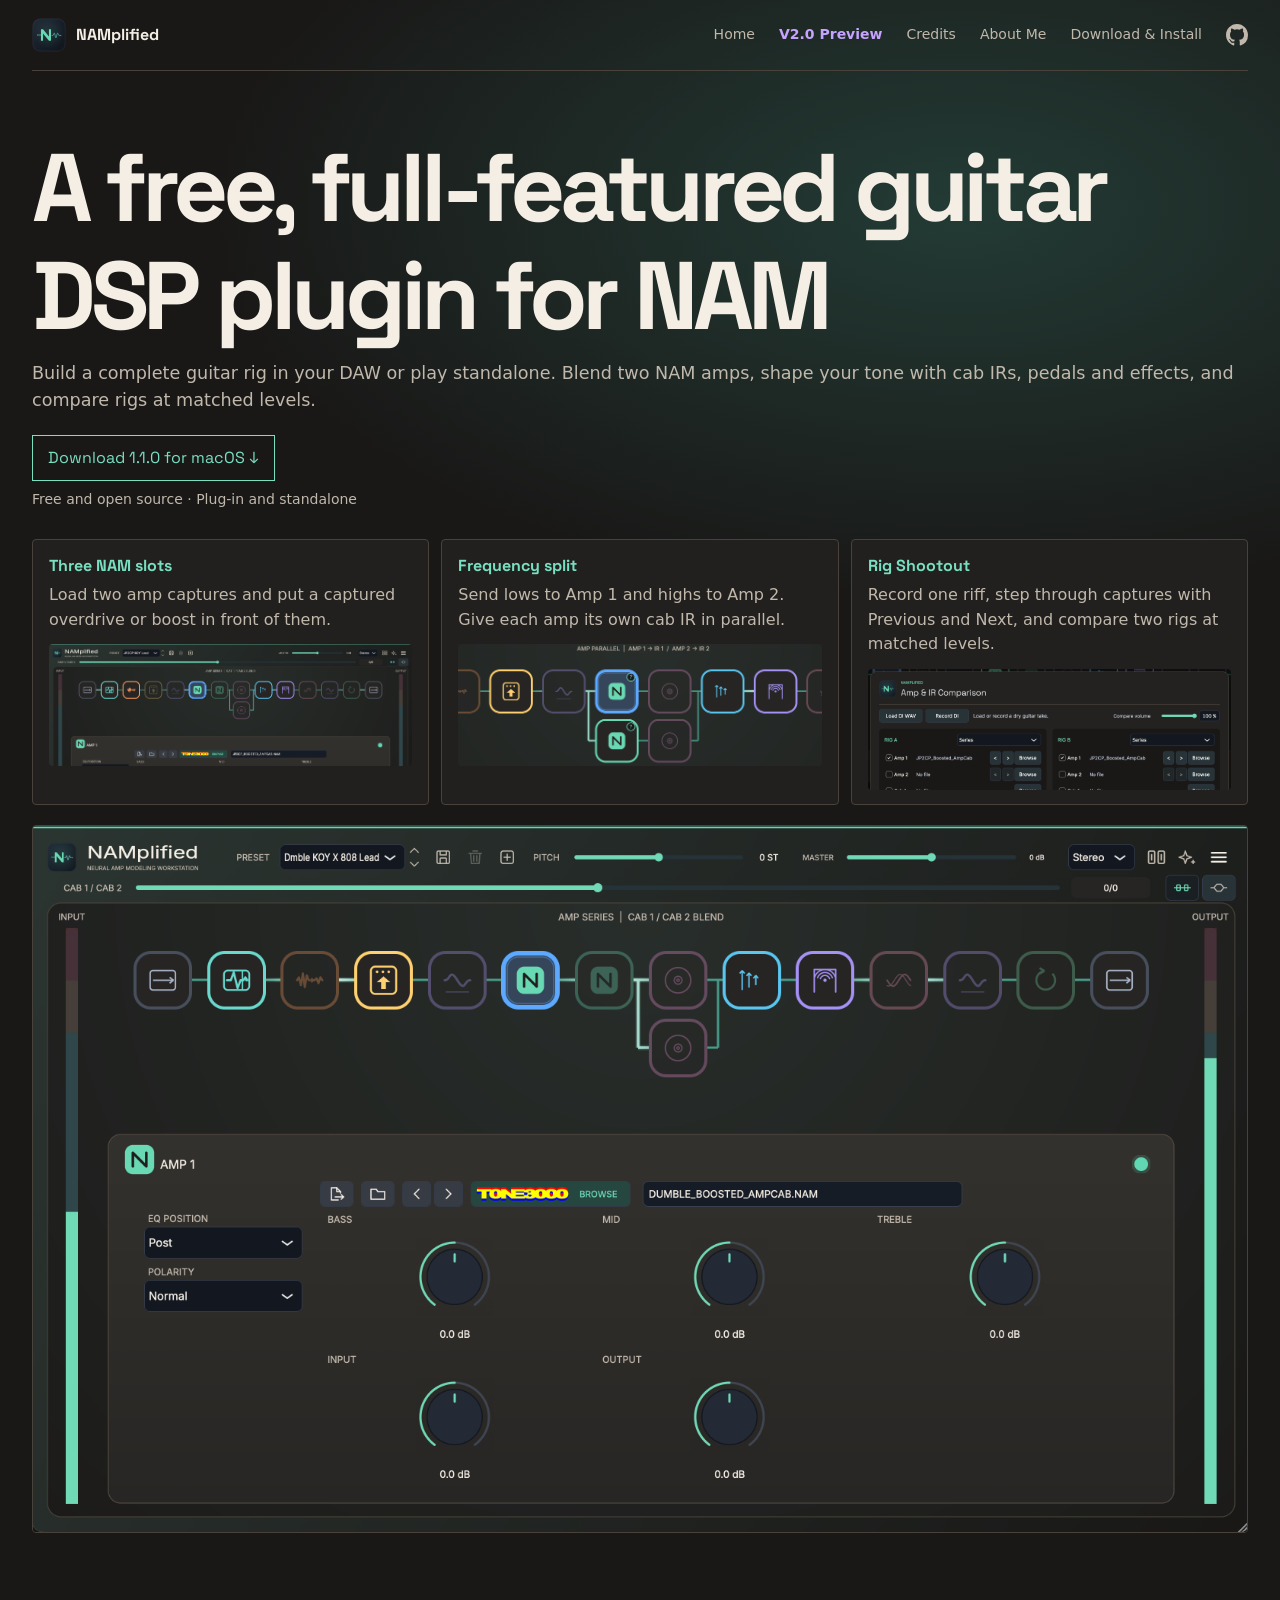
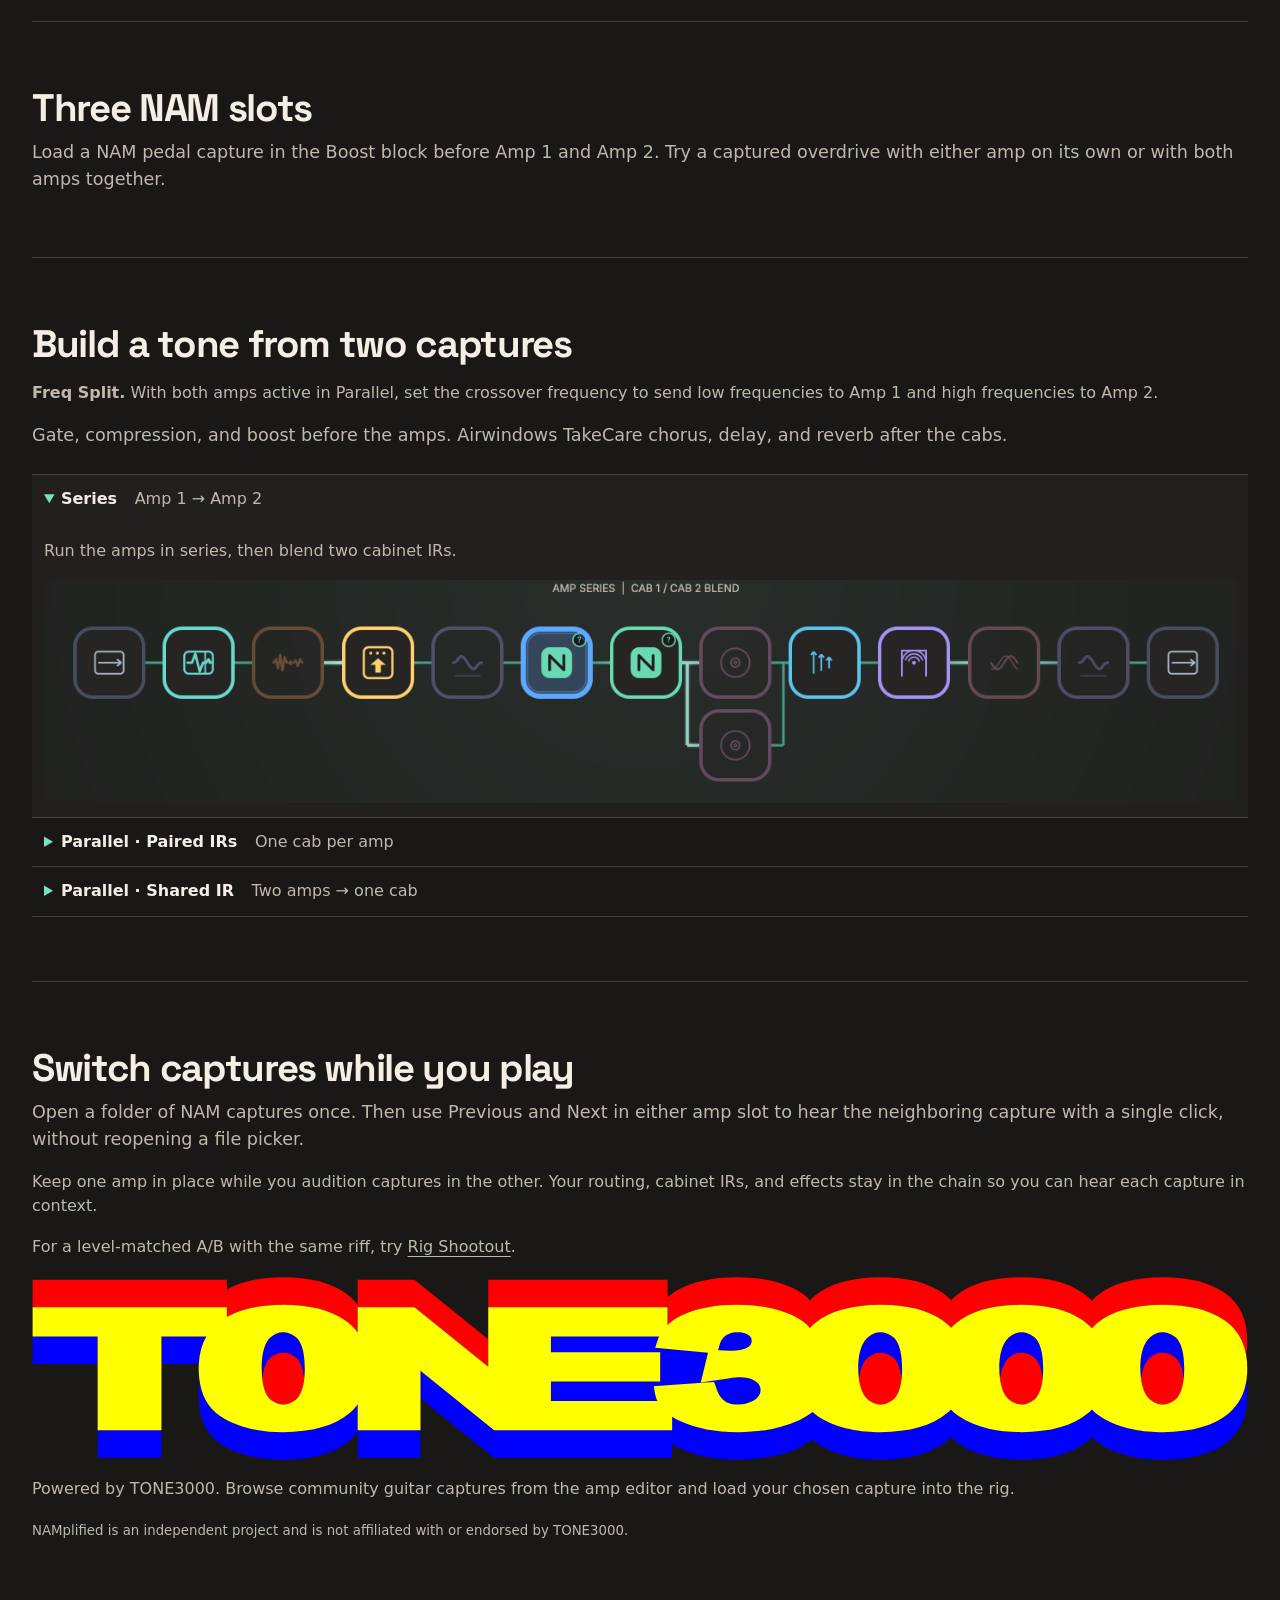
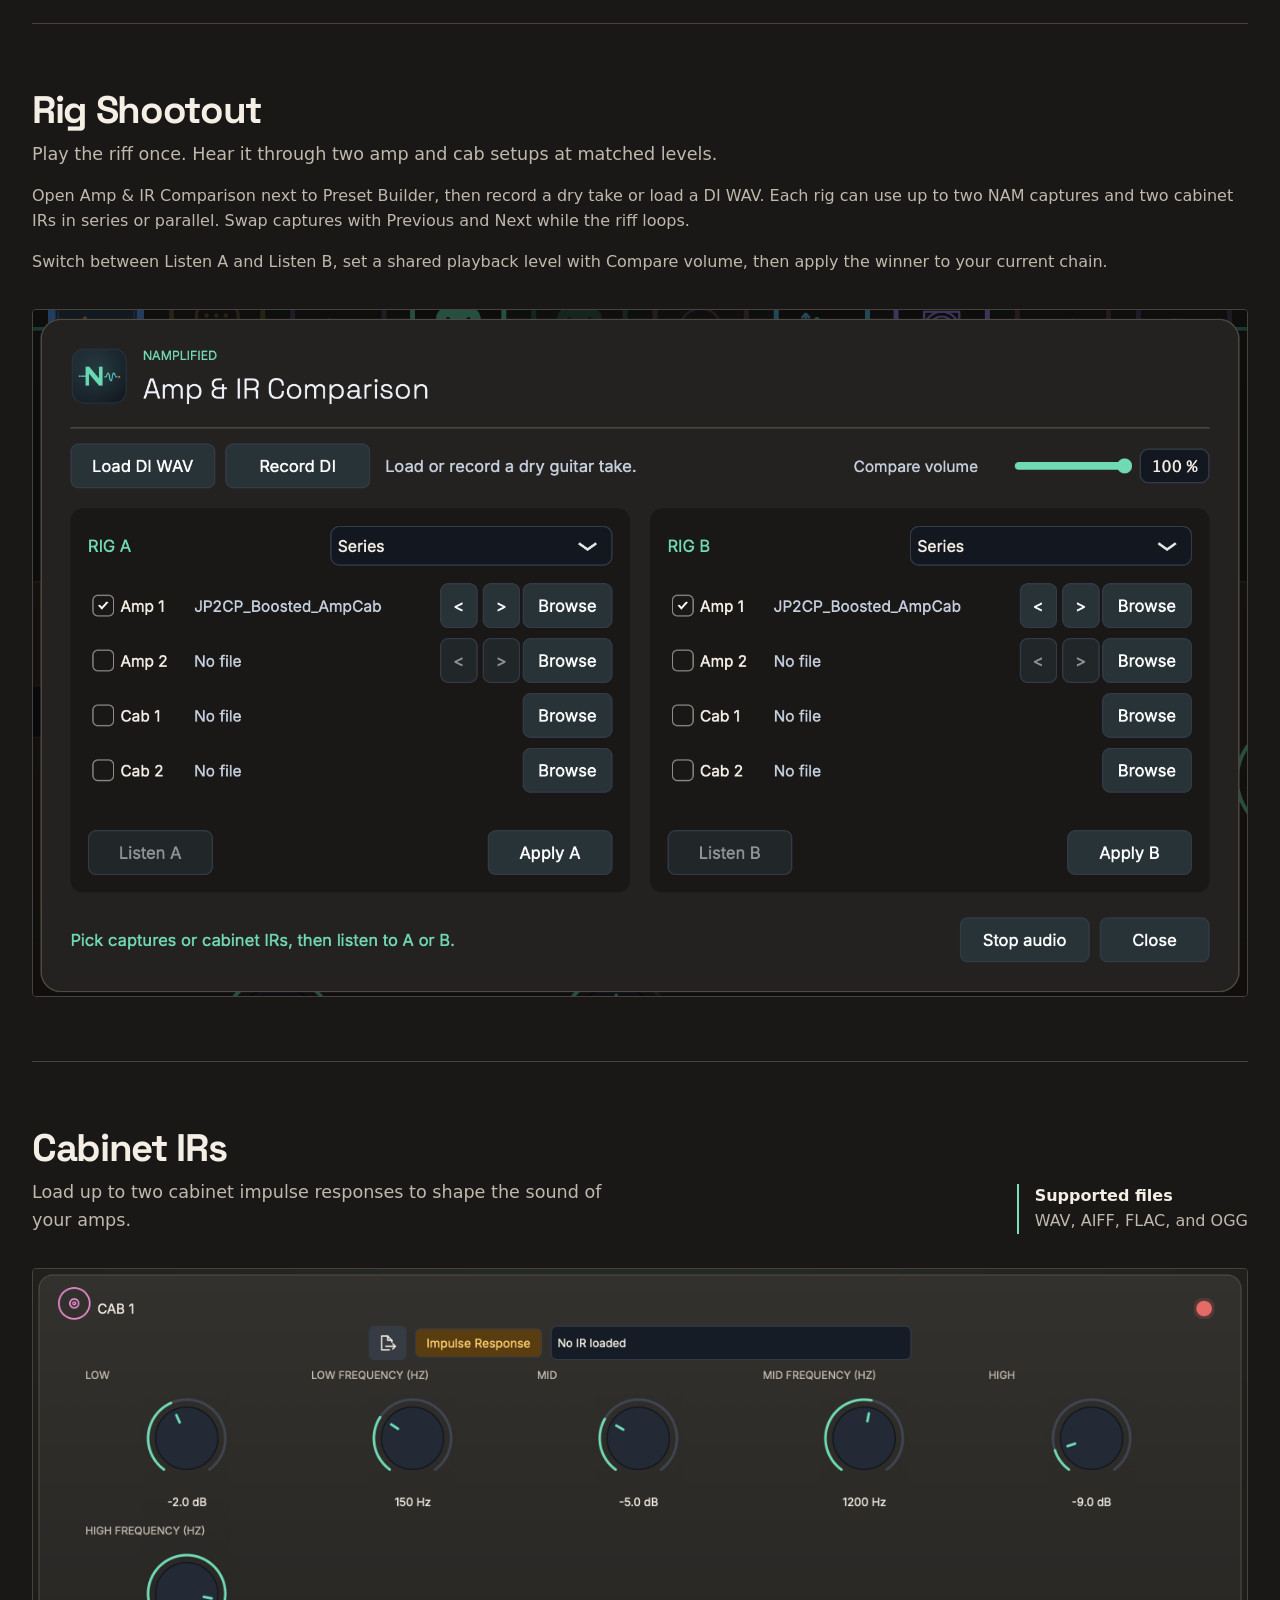
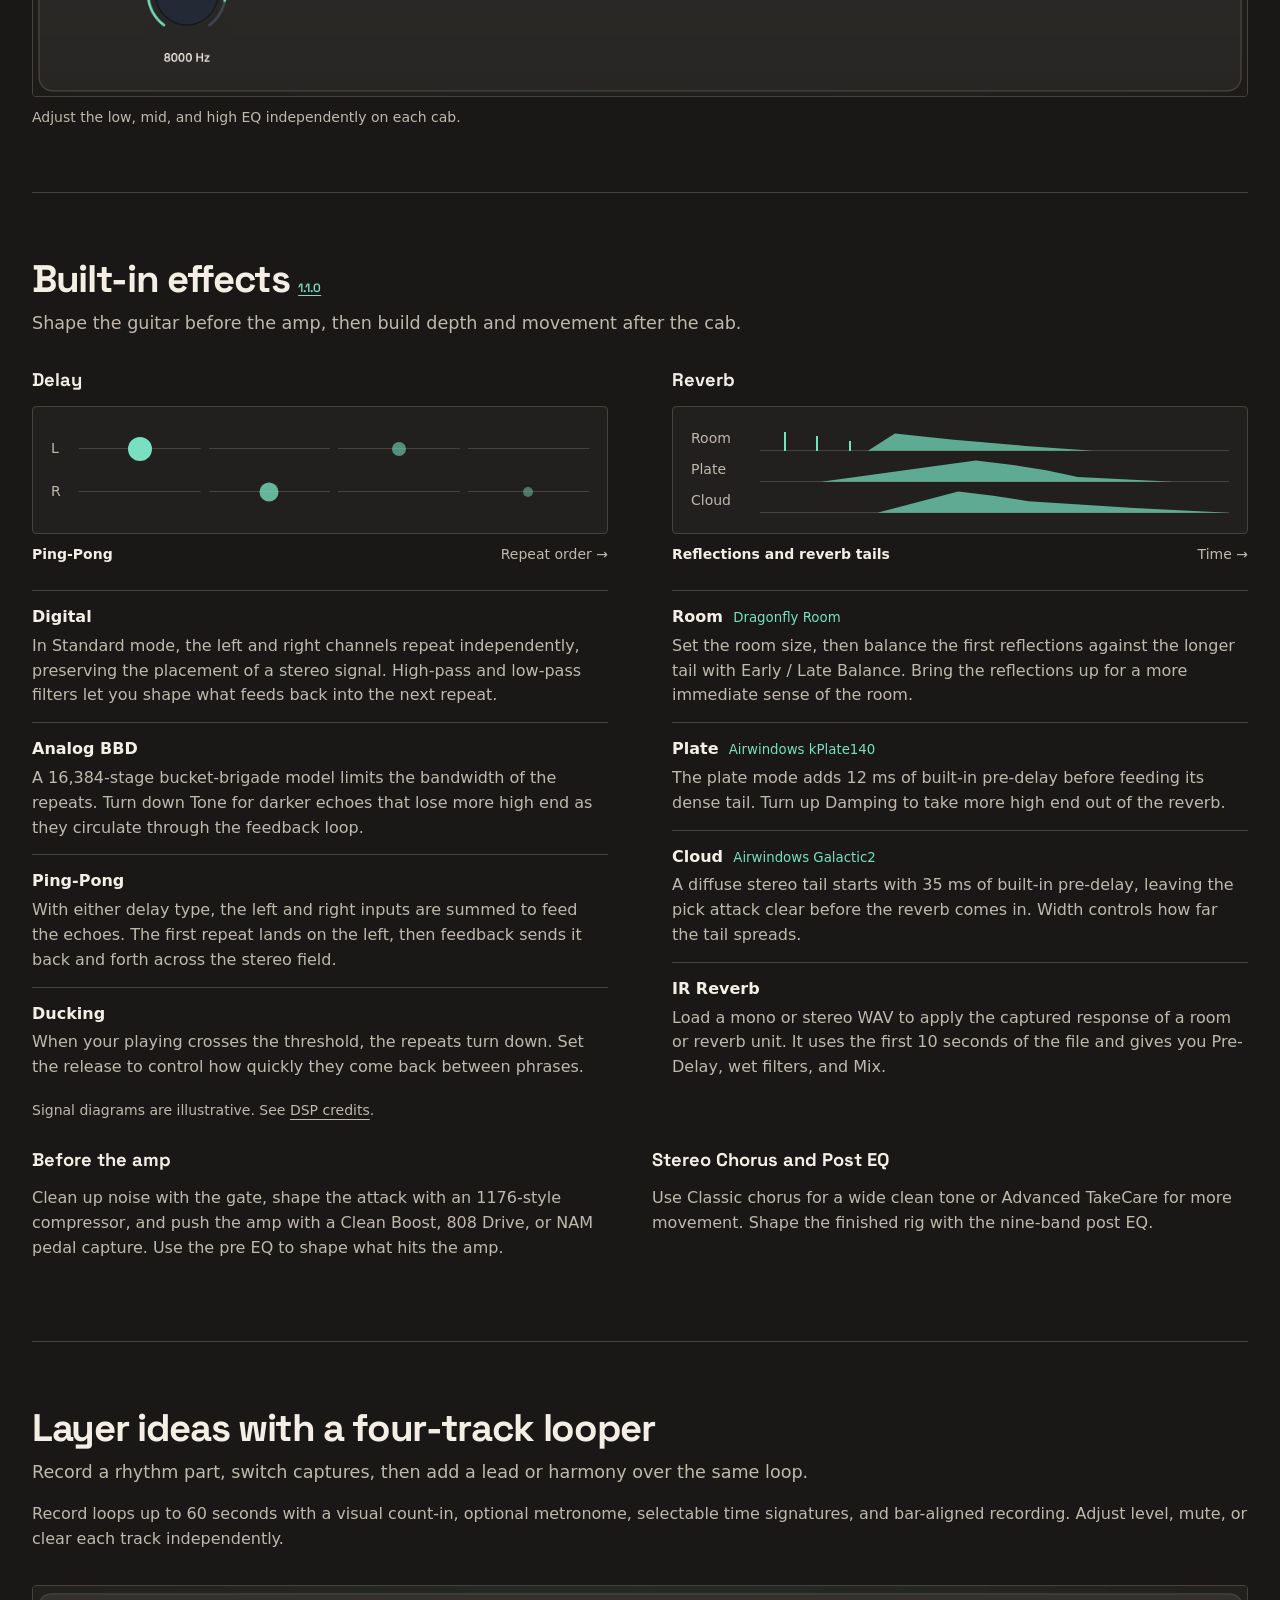
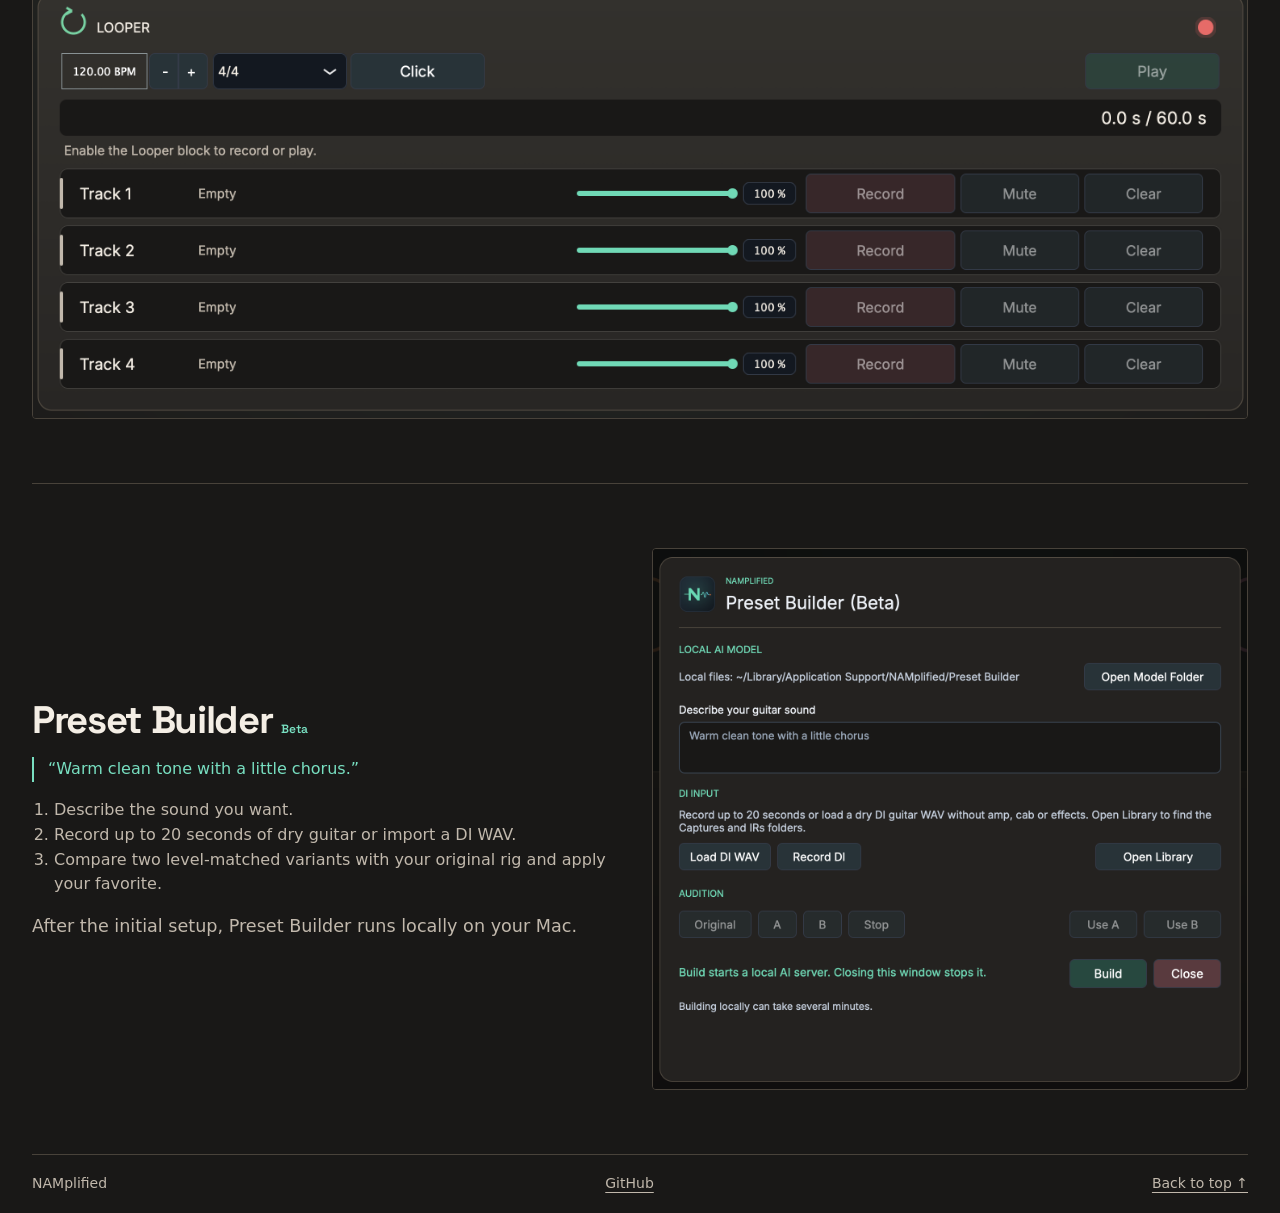
<file: index.html>
<!doctype html>
<html lang="en">
<head>
<meta charset="utf-8">
<meta name="viewport" content="width=device-width, initial-scale=1">
<meta name="description" content="A free, full-featured guitar DSP for NAM. Blend amps, shape your tone and compare rigs at matched levels in your DAW or in the standalone app.">
<title>NAMplified — Free guitar DSP plugin for NAM</title>
<link rel="icon" href="./assets/icon.svg" type="image/svg+xml">
<link rel="stylesheet" href="./style.css?v=teal-gradient">
</head>
<body>
<header class="wrap">
<a class="brand" href="./"><img src="./assets/icon.svg" width="34" height="34" alt="">NAMplified</a>
<nav aria-label="Main navigation"><a href="./index.html" aria-current="page">Home</a><a href="./v2.html" style="color:#c5a3ff;font-weight:650">V2.0 Preview</a><a href="./credits.html">Credits</a><a href="./about.html">About Me</a><a href="./download.html">Download &amp; Install</a>
<a href="https://github.com/sedosa-guitar/namplified" title="NAMplified on GitHub" aria-label="NAMplified on GitHub" style="display: inline-flex; align-items: center">
<svg aria-hidden="true" width="22" height="22" viewBox="0 0 16 16" fill="currentColor">
<path d="M8 0C3.58 0 0 3.58 0 8c0 3.54 2.29 6.53 5.47 7.59.4.07.55-.17.55-.38 0-.19-.01-.82-.01-1.49-2.01.37-2.53-.49-2.69-.94-.09-.23-.48-.94-.82-1.13-.28-.15-.68-.52-.01-.53.63-.01 1.08.58 1.23.82.72 1.21 1.87.87 2.33.66.07-.52.28-.87.51-1.07-1.78-.2-3.64-.89-3.64-3.95 0-.87.31-1.59.82-2.15-.08-.2-.36-1.02.08-2.12 0 0 .67-.21 2.2.82a7.65 7.65 0 0 1 4 0c1.53-1.04 2.2-.82 2.2-.82.44 1.1.16 1.92.08 2.12.51.56.82 1.27.82 2.15 0 3.07-1.87 3.75-3.65 3.95.29.25.54.73.54 1.48 0 1.07-.01 1.93-.01 2.2 0 .21.15.46.55.38A8 8 0 0 0 16 8c0-4.42-3.58-8-8-8Z"/>
</svg>
</a>
</nav>
</header>
<main>
<section class="hero wrap" aria-labelledby="headline">
  <div>
    <h1 id="headline">A free, full-featured guitar DSP plugin for NAM</h1>
    <p class="lede">Build a complete guitar rig in your DAW or play standalone. Blend two NAM amps, shape your tone with cab IRs, pedals and effects, and compare rigs at matched levels.</p>
  </div>
  <div class="hero-download">
    <a class="button" href="./download.html">Download 1.1.0 for macOS ↓</a>
    <p>Free and open source · Plug-in and standalone</p>
  </div>
</section>
<ul class="wrap highlights" aria-label="NAMplified features">
  <li><a href="#nam-slots"><strong>Three NAM slots</strong><span>Load two amp captures and put a captured overdrive or boost in front of them.</span><img src="./assets/namplified-series-amp1.png" alt="Signal chain with the pedal block before both NAM amp slots"></a></li>
  <li><a href="#routing"><strong>Frequency split</strong><span>Send lows to Amp 1 and highs to Amp 2. Give each amp its own cab IR in parallel.</span><img src="./assets/new-paired.png" alt="Parallel amp paths with a separate cabinet IR on each path"></a></li>
  <li><a href="#rig-shootout"><strong>Rig Shootout</strong><span>Record one riff, step through captures with Previous and Next, and compare two rigs at matched levels.</span><img src="./assets/namplified-rig-shootout.png?v=amp-ir-comparison" alt="Rig A and Rig B side by side in Amp &amp; IR Comparison"></a></li>
</ul>
<figure class="screen wrap">
  <img src="./assets/namplified-main-screenshot.png" width="3190" height="1854" alt="NAMplified in Series mode with Amp 1 controls and the Amp &amp; IR Comparison icon in the toolbar">
</figure>
<section id="nam-slots" class="wrap rig">
<h2>Three NAM slots</h2>
<p class="lede">Load a NAM pedal capture in the Boost block before Amp 1 and Amp 2. Try a captured overdrive with either amp on its own or with both amps together.</p>
</section>
<section id="routing" class="wrap rig">
<h2>Build a tone from two captures</h2>

<p><strong>Freq Split.</strong> With both amps active in Parallel, set the crossover frequency to send low frequencies to Amp 1 and high frequencies to Amp 2.</p>
<p class="lede">Gate, compression, and boost before the amps. Airwindows TakeCare chorus, delay, and reverb after the cabs.</p>
<div class="routing">
<details name="routing" open><summary>Series <span>Amp 1 → Amp 2</span></summary><p>Run the amps in series, then blend two cabinet IRs.</p><a href="./assets/new-series.png"><img src="./assets/new-series.png" width="2776" height="518" loading="lazy" alt="Series view with amp blocks in line and two cabinet branches"></a></details>
<details name="routing"><summary>Parallel · Paired IRs <span>One cab per amp</span></summary><p>Pair each amp with its own cabinet IR.</p><a href="./assets/new-paired.png"><img src="./assets/new-paired.png" width="2776" height="518" loading="lazy" alt="Parallel view with each amp connected to its own cabinet IR"></a></details>
<details name="routing"><summary>Parallel · Shared IR <span>Two amps → one cab</span></summary><p>Blend both amps through one shared cabinet IR.</p><a href="./assets/new-shared.png"><img src="./assets/new-shared.png" width="2776" height="518" loading="lazy" alt="Parallel view with both amp paths merging into one cabinet IR"></a></details>
</div>
</section>
<section id="captures" class="wrap rig library">
<h2>Switch captures while you play</h2>
<p class="lede">Open a folder of NAM captures once. Then use Previous and Next in either amp slot to hear the neighboring capture with a single click, without reopening a file picker.</p>
<p>Keep one amp in place while you audition captures in the other. Your routing, cabinet IRs, and effects stay in the chain so you can hear each capture in context.</p>
<p>For a level-matched A/B with the same riff, try <a href="#rig-shootout">Rig Shootout</a>.</p>
<p><a href="https://www.tone3000.com"><img src="./assets/TONE3000Logo.svg" alt="TONE3000" width="160"></a></p>
<p>Powered by TONE3000. Browse community guitar captures from the amp editor and load your chosen capture into the rig.</p>
<p><small>NAMplified is an independent project and is not affiliated with or endorsed by TONE3000.</small></p>
</section>

<section id="rig-shootout" class="wrap rig">
<h2>Rig Shootout</h2>
<p class="lede">Play the riff once. Hear it through two amp and cab setups at matched levels.</p>
<p>Open Amp &amp; IR Comparison next to Preset Builder, then record a dry take or load a DI WAV. Each rig can use up to two NAM captures and two cabinet IRs in series or parallel. Swap captures with Previous and Next while the riff loops.</p>
<p>Switch between Listen A and Listen B, set a shared playback level with Compare volume, then apply the winner to your current chain.</p>
<figure class="cabinet-preview">
  <a class="frame" href="./assets/namplified-rig-shootout.png?v=amp-ir-comparison"><img src="./assets/namplified-rig-shootout.png?v=amp-ir-comparison" width="1944" height="1100" loading="lazy" alt="Amp &amp; IR Comparison with Rig A and Rig B side by side, DI controls, and a shared volume slider"></a>
</figure>
</section>
<section id="cabs" class="wrap rig cabinet">
  <div class="cabinet-intro">
    <div>
      <h2>Cabinet IRs</h2>
      <p class="lede">Load up to two cabinet impulse responses to shape the sound of your amps.</p>
    </div>
    <p class="cabinet-formats"><strong>Supported files</strong><br>WAV, AIFF, FLAC, and OGG</p>
  </div>
  <figure class="cabinet-preview">
    <a class="frame" href="./assets/namplified-cab-ir.png"><img src="./assets/namplified-cab-ir.png" width="2828" height="994" loading="lazy" alt="Cab 1 with an IR loaded and low, mid, and high EQ controls"></a>
    <figcaption>Adjust the low, mid, and high EQ independently on each cab.</figcaption>
  </figure>
</section>
<section id="effects" class="wrap rig">
  <h2>Built-in effects <small><a href="https://github.com/sedosa-guitar/namplified/releases/tag/v1.1.0">1.1.0</a></small></h2>
  <p class="lede">Shape the guitar before the amp, then build depth and movement after the cab.</p>
  <div class="effects-detail">
    <article class="effect">
      <h3>Delay</h3>
      <figure class="effect-figure">
        <div class="echo-map" role="img" aria-label="Ping-Pong starts on the left and feeds each repeat to the opposite channel. The repeats decay across four evenly spaced steps.">
          <span>L</span><i class="echo echo-primary"></i><i></i><i class="echo echo-third"></i><i></i>
          <span>R</span><i></i><i class="echo echo-second"></i><i></i><i class="echo echo-fourth"></i>
        </div>
        <figcaption><strong>Ping-Pong</strong><span>Repeat order →</span></figcaption>
      </figure>
      <dl class="effect-modes">
        <div><dt>Digital</dt><dd>In Standard mode, the left and right channels repeat independently, preserving the placement of a stereo signal. High-pass and low-pass filters let you shape what feeds back into the next repeat.</dd></div>
        <div><dt>Analog BBD</dt><dd>A 16,384-stage bucket-brigade model limits the bandwidth of the repeats. Turn down Tone for darker echoes that lose more high end as they circulate through the feedback loop.</dd></div>
        <div><dt>Ping-Pong</dt><dd>With either delay type, the left and right inputs are summed to feed the echoes. The first repeat lands on the left, then feedback sends it back and forth across the stereo field.</dd></div>
        <div><dt>Ducking</dt><dd>When your playing crosses the threshold, the repeats turn down. Set the release to control how quickly they come back between phrases.</dd></div>
      </dl>
    </article>
    <article class="effect">
      <h3>Reverb</h3>
      <figure class="effect-figure">
        <div class="reverb-map" role="img" aria-label="Room starts with distinct reflections. Plate has a short built-in gap followed by a dense tail. Cloud starts later and fades over a longer illustrated tail.">
          <span>Room</span><div class="reverb-tail" aria-hidden="true"><i style="--x: 5%; --h: 82%"></i><i style="--x: 12%; --h: 64%"></i><i style="--x: 19%; --h: 43%"></i><b style="--start: 23%; --end: 29%; --peak: 80%"></b></div>
          <span>Plate</span><div class="reverb-tail" aria-hidden="true"><b style="--start: 13%; --end: 12%; --peak: 44%"></b></div>
          <span>Cloud</span><div class="reverb-tail" aria-hidden="true"><b style="--start: 25%; --end: 0%; --peak: 23%"></b></div>
        </div>
        <figcaption><strong>Reflections and reverb tails</strong><span>Time →</span></figcaption>
      </figure>
      <dl class="effect-modes">
        <div><dt>Room <small>Dragonfly Room</small></dt><dd>Set the room size, then balance the first reflections against the longer tail with Early / Late Balance. Bring the reflections up for a more immediate sense of the room.</dd></div>
        <div><dt>Plate <small>Airwindows kPlate140</small></dt><dd>The plate mode adds 12 ms of built-in pre-delay before feeding its dense tail. Turn up Damping to take more high end out of the reverb.</dd></div>
        <div><dt>Cloud <small>Airwindows Galactic2</small></dt><dd>A diffuse stereo tail starts with 35 ms of built-in pre-delay, leaving the pick attack clear before the reverb comes in. Width controls how far the tail spreads.</dd></div>
        <div><dt>IR Reverb</dt><dd>Load a mono or stereo WAV to apply the captured response of a room or reverb unit. It uses the first 10 seconds of the file and gives you Pre-Delay, wet filters, and Mix.</dd></div>
      </dl>
    </article>
  </div>
  <p class="effect-caption">Signal diagrams are illustrative. See <a href="./credits.html">DSP credits</a>.</p>
  <div class="cab-examples">
    <article>
      <h3>Before the amp</h3>
      <p>Clean up noise with the gate, shape the attack with an 1176-style compressor, and push the amp with a Clean Boost, 808 Drive, or NAM pedal capture. Use the pre EQ to shape what hits the amp.</p>
    </article>
    <article>
      <h3>Stereo Chorus and Post EQ</h3>
      <p>Use Classic chorus for a wide clean tone or Advanced TakeCare for more movement. Shape the finished rig with the nine-band post EQ.</p>
    </article>
  </div>
</section>
<section id="looper" class="wrap rig">
<h2>Layer ideas with a four-track looper</h2>
<p class="lede">Record a rhythm part, switch captures, then add a lead or harmony over the same loop.</p>
<p>Record loops up to 60 seconds with a visual count-in, optional metronome, selectable time signatures, and bar-aligned recording. Adjust level, mute, or clear each track independently.</p>
<figure class="cabinet-preview">
  <a class="frame" href="./assets/namplified-looper.png"><img src="./assets/namplified-looper.png" width="2822" height="1004" loading="lazy" alt="Four-track looper with tempo, time signature, click, progress bar, and individual track controls"></a>
</figure>
</section>
<section id="builder" class="wrap rig builder">
<div>
<h2>Preset Builder <small>Beta</small></h2>
<blockquote>“Warm clean tone with a little chorus.”</blockquote>
<ol>
<li>Describe the sound you want.</li>
<li>Record up to 20 seconds of dry guitar or import a DI WAV.</li>
<li>Compare two level-matched variants with your original rig and apply your favorite.</li>
</ol>
<p class="lede">After the initial setup, Preset Builder runs locally on your Mac.</p>
</div>
<a class="frame" href="./assets/new-builder.png"><img src="./assets/new-builder.png" width="1472" height="1338" loading="lazy" alt="Preset Builder with a tone prompt, dry guitar input and Original, A and B audition controls"></a>
</section>
</main>
<footer class="wrap" style="flex-wrap: wrap">
  <span>NAMplified</span>
  <a href="https://github.com/sedosa-guitar/namplified">GitHub</a>
  <a href="#headline">Back to top ↑</a>
</footer>
</body>
</html>
</file>
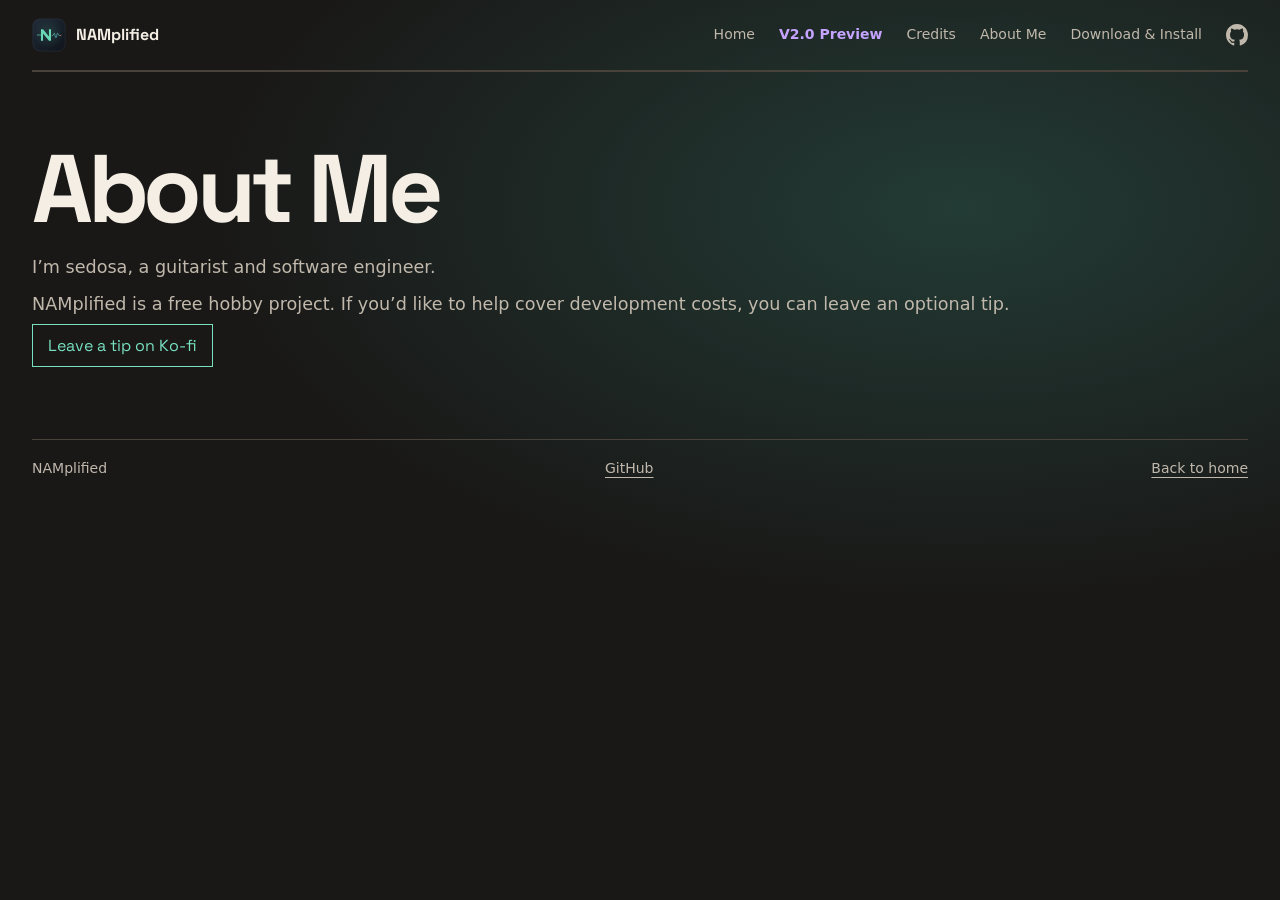
<file: about.html>
<!doctype html>
<html lang="en">
<head>
<meta charset="utf-8">
<meta name="viewport" content="width=device-width, initial-scale=1">
<meta name="description" content="Meet sedosa, the guitarist and software engineer behind NAMplified.">
<title>About Me | NAMplified</title>
<link rel="icon" href="./assets/icon.svg" type="image/svg+xml">
<link rel="stylesheet" href="./style.css?v=teal-gradient">
</head>
<body>
<header class="wrap">
<a class="brand" href="./"><img src="./assets/icon.svg" width="34" height="34" alt="">NAMplified</a>
<nav aria-label="Main navigation"><a href="./index.html">Home</a><a href="./v2.html" style="color:#c5a3ff;font-weight:650">V2.0 Preview</a><a href="./credits.html">Credits</a><a href="./about.html" aria-current="page">About Me</a><a href="./download.html">Download &amp; Install</a>
<a href="https://github.com/sedosa-guitar/namplified" title="NAMplified on GitHub" aria-label="NAMplified on GitHub" style="display: inline-flex; align-items: center">
<svg aria-hidden="true" width="22" height="22" viewBox="0 0 16 16" fill="currentColor">
<path d="M8 0C3.58 0 0 3.58 0 8c0 3.54 2.29 6.53 5.47 7.59.4.07.55-.17.55-.38 0-.19-.01-.82-.01-1.49-2.01.37-2.53-.49-2.69-.94-.09-.23-.48-.94-.82-1.13-.28-.15-.68-.52-.01-.53.63-.01 1.08.58 1.23.82.72 1.21 1.87.87 2.33.66.07-.52.28-.87.51-1.07-1.78-.2-3.64-.89-3.64-3.95 0-.87.31-1.59.82-2.15-.08-.2-.36-1.02.08-2.12 0 0 .67-.21 2.2.82a7.65 7.65 0 0 1 4 0c1.53-1.04 2.2-.82 2.2-.82.44 1.1.16 1.92.08 2.12.51.56.82 1.27.82 2.15 0 3.07-1.87 3.75-3.65 3.95.29.25.54.73.54 1.48 0 1.07-.01 1.93-.01 2.2 0 .21.15.46.55.38A8 8 0 0 0 16 8c0-4.42-3.58-8-8-8Z"/>
</svg>
</a>
</nav>
</header>
<main>
<section id="about" class="wrap rig">
  <h1>About Me</h1>
  <p class="lede">I’m sedosa, a guitarist and software engineer.</p>
  <p class="lede">NAMplified is a free hobby project. If you’d like to help cover development costs, you can leave an optional tip.</p>
  <p><a class="button" href="https://ko-fi.com/sedosa">Leave a tip on Ko-fi</a></p>
</section>
</main>
<footer class="wrap" style="flex-wrap: wrap">
  <span>NAMplified</span>
  <a href="https://github.com/sedosa-guitar/namplified">GitHub</a>
  <a href="./">Back to home</a>
</footer>
</body>
</html>
</file>
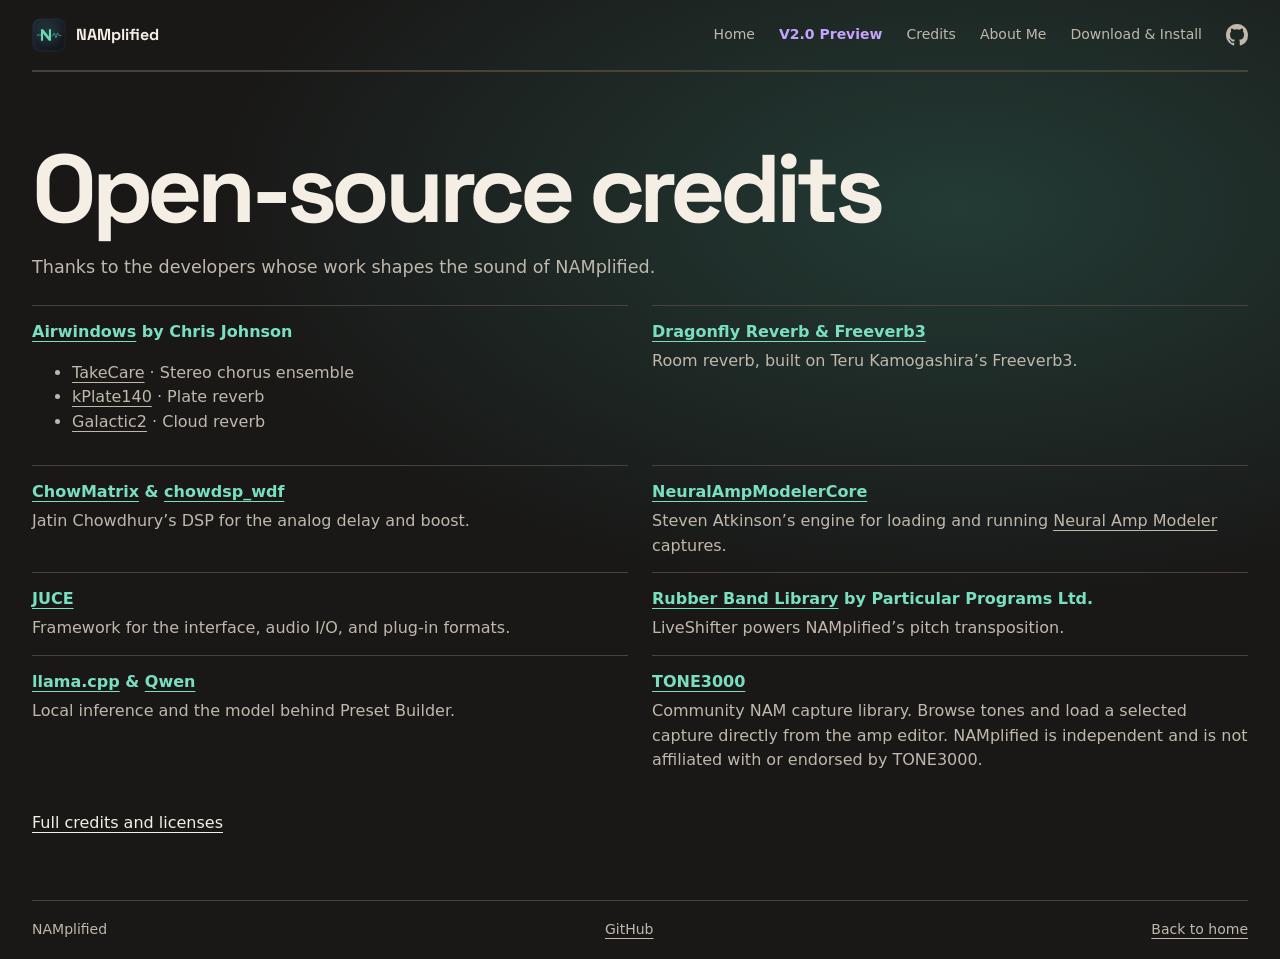
<file: credits.html>
<!doctype html>
<html lang="en">
<head>
<meta charset="utf-8">
<meta name="viewport" content="width=device-width, initial-scale=1">
<meta name="description" content="The open-source projects and developers behind NAMplified.">
<title>Open-source credits | NAMplified</title>
<link rel="icon" href="./assets/icon.svg" type="image/svg+xml">
<link rel="stylesheet" href="./style.css?v=teal-gradient">
</head>
<body>
<header class="wrap">
<a class="brand" href="./"><img src="./assets/icon.svg" width="34" height="34" alt="">NAMplified</a>
<nav aria-label="Main navigation"><a href="./index.html">Home</a><a href="./v2.html" style="color:#c5a3ff;font-weight:650">V2.0 Preview</a><a href="./credits.html" aria-current="page">Credits</a><a href="./about.html">About Me</a><a href="./download.html">Download &amp; Install</a>
<a href="https://github.com/sedosa-guitar/namplified" title="NAMplified on GitHub" aria-label="NAMplified on GitHub" style="display: inline-flex; align-items: center">
<svg aria-hidden="true" width="22" height="22" viewBox="0 0 16 16" fill="currentColor">
<path d="M8 0C3.58 0 0 3.58 0 8c0 3.54 2.29 6.53 5.47 7.59.4.07.55-.17.55-.38 0-.19-.01-.82-.01-1.49-2.01.37-2.53-.49-2.69-.94-.09-.23-.48-.94-.82-1.13-.28-.15-.68-.52-.01-.53.63-.01 1.08.58 1.23.82.72 1.21 1.87.87 2.33.66.07-.52.28-.87.51-1.07-1.78-.2-3.64-.89-3.64-3.95 0-.87.31-1.59.82-2.15-.08-.2-.36-1.02.08-2.12 0 0 .67-.21 2.2.82a7.65 7.65 0 0 1 4 0c1.53-1.04 2.2-.82 2.2-.82.44 1.1.16 1.92.08 2.12.51.56.82 1.27.82 2.15 0 3.07-1.87 3.75-3.65 3.95.29.25.54.73.54 1.48 0 1.07-.01 1.93-.01 2.2 0 .21.15.46.55.38A8 8 0 0 0 16 8c0-4.42-3.58-8-8-8Z"/>
</svg>
</a>
</nav>
</header>
<main>
<section id="credits" class="wrap rig">
  <h1>Open-source credits</h1>
  <p class="lede">Thanks to the developers whose work shapes the sound of NAMplified.</p>
  <dl class="credits">
    <div>
      <dt><a href="https://github.com/airwindows/airwindows">Airwindows</a> by Chris Johnson</dt>
      <dd>
        <ul>
          <li><a href="https://www.airwindows.com/takecare/">TakeCare</a> · Stereo chorus ensemble</li>
          <li><a href="https://github.com/airwindows/airwindows/tree/94cb6793893027fb418ffac7cdbfcb9b4c82aadb/plugins/LinuxVST/src/kPlate140">kPlate140</a> · Plate reverb</li>
          <li><a href="https://github.com/airwindows/airwindows/tree/94cb6793893027fb418ffac7cdbfcb9b4c82aadb/plugins/LinuxVST/src/Galactic2">Galactic2</a> · Cloud reverb</li>
        </ul>
      </dd>
    </div>
    <div><dt><a href="https://github.com/michaelwillis/dragonfly-reverb">Dragonfly Reverb &amp; Freeverb3</a></dt><dd>Room reverb, built on Teru Kamogashira’s Freeverb3.</dd></div>
    <div><dt><a href="https://github.com/Chowdhury-DSP/ChowMatrix">ChowMatrix</a> &amp; <a href="https://github.com/Chowdhury-DSP/chowdsp_wdf">chowdsp_wdf</a></dt><dd>Jatin Chowdhury’s DSP for the analog delay and boost.</dd></div>
    <div><dt><a href="https://github.com/sdatkinson/NeuralAmpModelerCore">NeuralAmpModelerCore</a></dt><dd>Steven Atkinson’s engine for loading and running <a href="https://www.neuralampmodeler.com/">Neural Amp Modeler</a> captures.</dd></div>
    <div><dt><a href="https://github.com/juce-framework/JUCE">JUCE</a></dt><dd>Framework for the interface, audio I/O, and plug-in formats.</dd></div>
    <div><dt><a href="https://github.com/breakfastquay/rubberband/tree/v4.0.0">Rubber Band Library</a> by Particular Programs Ltd.</dt><dd>LiveShifter powers NAMplified’s pitch transposition.</dd></div>
    <div><dt><a href="https://github.com/ggml-org/llama.cpp">llama.cpp</a> &amp; <a href="https://huggingface.co/Qwen/Qwen3-4B-Instruct-2507">Qwen</a></dt><dd>Local inference and the model behind Preset Builder.</dd></div>
    <div><dt><a href="https://www.tone3000.com">TONE3000</a></dt><dd>Community NAM capture library. Browse tones and load a selected capture directly from the amp editor. NAMplified is independent and is not affiliated with or endorsed by TONE3000.</dd></div>
  </dl>
  <a href="https://github.com/sedosa-guitar/namplified/blob/main/THIRD_PARTY_NOTICES.md">Full credits and licenses</a>
</section>
</main>
<footer class="wrap" style="flex-wrap: wrap">
  <span>NAMplified</span>
  <a href="https://github.com/sedosa-guitar/namplified">GitHub</a>
  <a href="./">Back to home</a>
</footer>
</body>
</html>
</file>
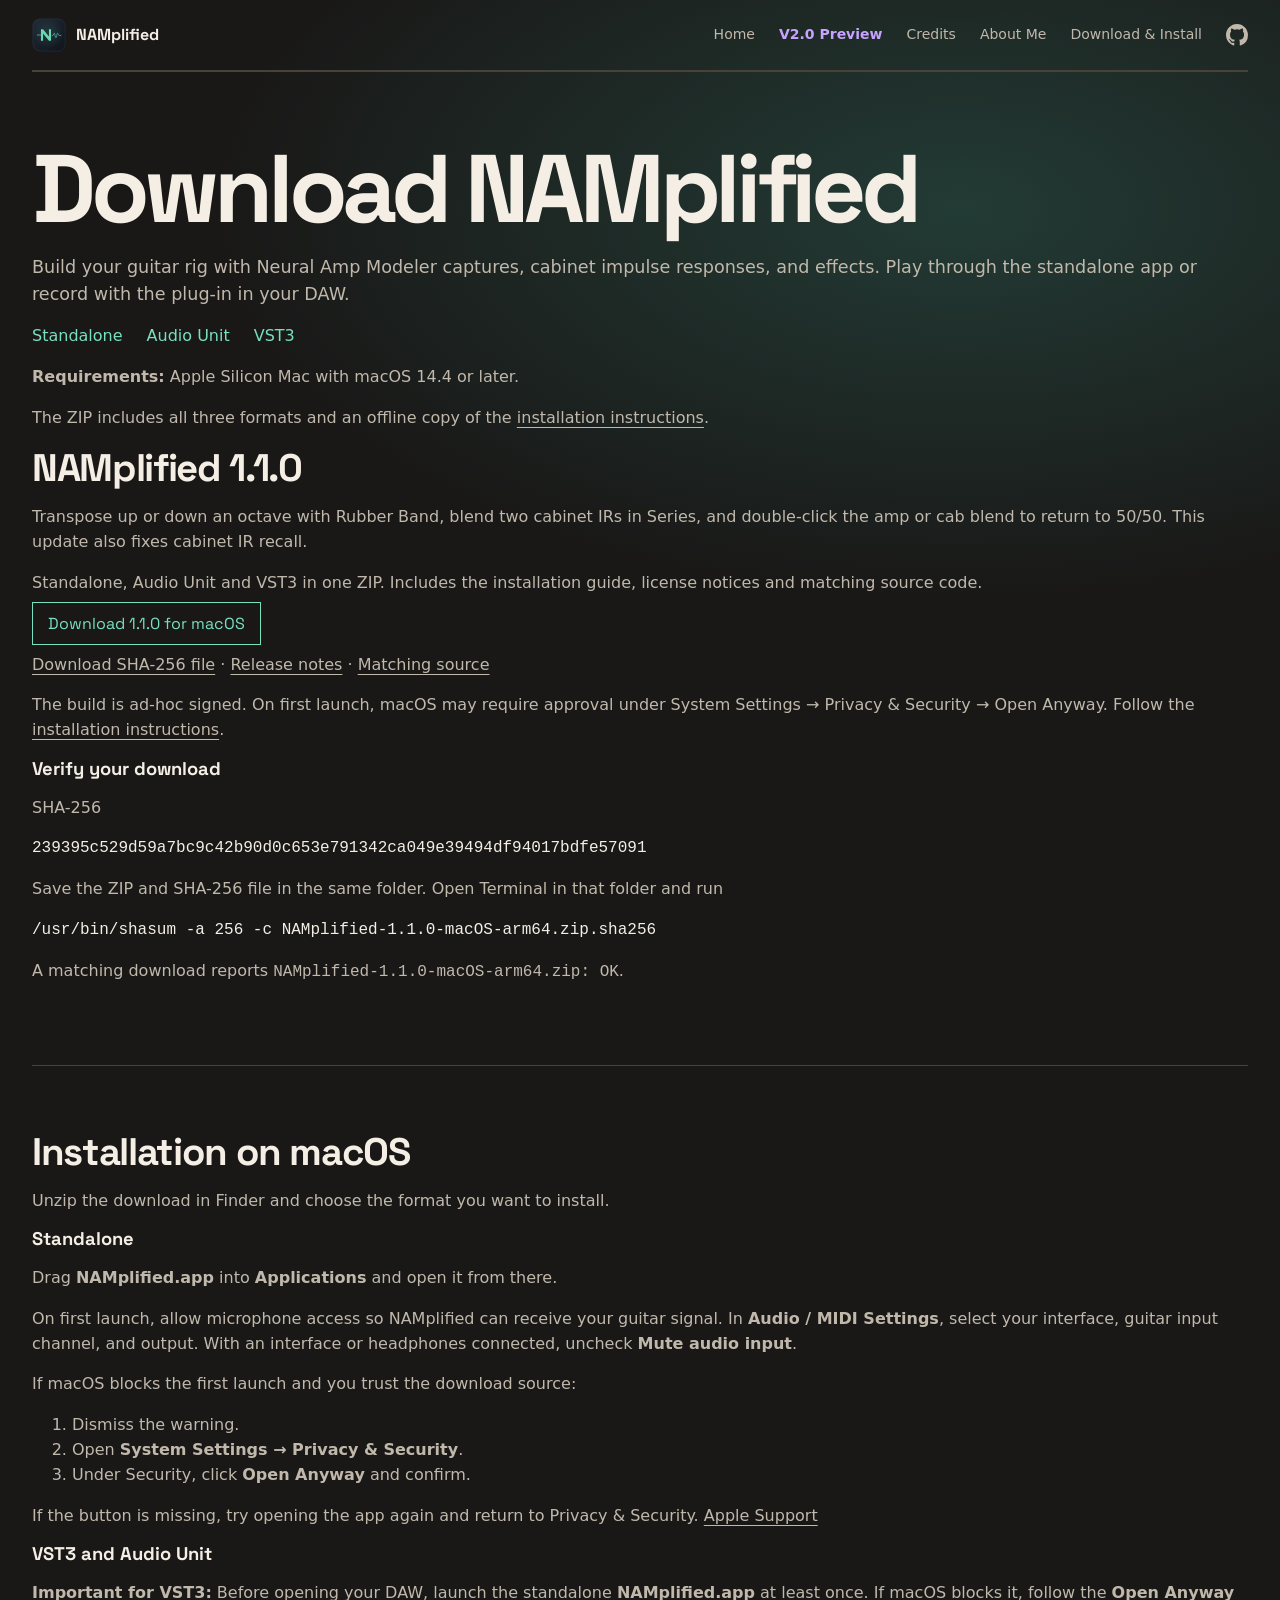
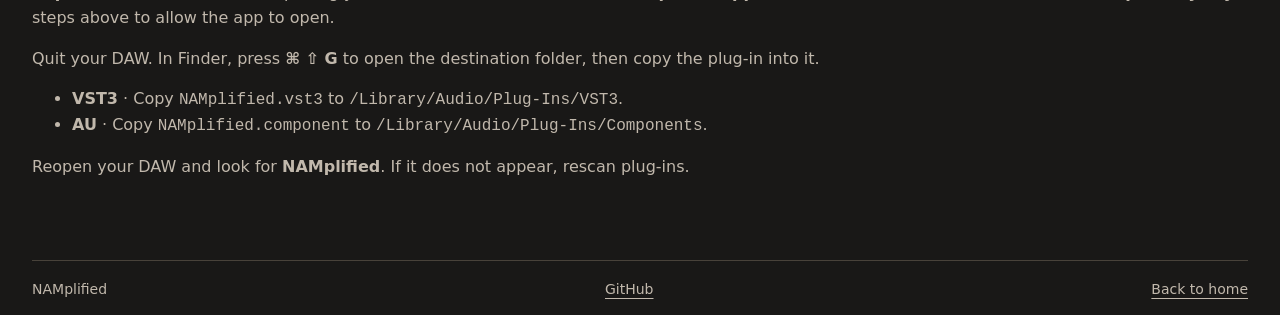
<file: download.html>
<!doctype html>
<html lang="en">
<head>
<meta charset="utf-8">
<meta name="viewport" content="width=device-width, initial-scale=1">
<meta name="description" content="NAMplified for macOS in Standalone, Audio Unit, and VST3 formats.">
<title>Download NAMplified | NAMplified</title>
<link rel="icon" href="./assets/icon.svg" type="image/svg+xml">
<link rel="stylesheet" href="./style.css?v=teal-gradient">
</head>
<body>
<header class="wrap">
<a class="brand" href="./"><img src="./assets/icon.svg" width="34" height="34" alt="">NAMplified</a>
<nav aria-label="Main navigation"><a href="./index.html">Home</a><a href="./v2.html" style="color:#c5a3ff;font-weight:650">V2.0 Preview</a><a href="./credits.html">Credits</a><a href="./about.html">About Me</a><a href="./download.html" aria-current="page">Download &amp; Install</a>
<a href="https://github.com/sedosa-guitar/namplified" title="NAMplified on GitHub" aria-label="NAMplified on GitHub" style="display: inline-flex; align-items: center">
<svg aria-hidden="true" width="22" height="22" viewBox="0 0 16 16" fill="currentColor">
<path d="M8 0C3.58 0 0 3.58 0 8c0 3.54 2.29 6.53 5.47 7.59.4.07.55-.17.55-.38 0-.19-.01-.82-.01-1.49-2.01.37-2.53-.49-2.69-.94-.09-.23-.48-.94-.82-1.13-.28-.15-.68-.52-.01-.53.63-.01 1.08.58 1.23.82.72 1.21 1.87.87 2.33.66.07-.52.28-.87.51-1.07-1.78-.2-3.64-.89-3.64-3.95 0-.87.31-1.59.82-2.15-.08-.2-.36-1.02.08-2.12 0 0 .67-.21 2.2.82a7.65 7.65 0 0 1 4 0c1.53-1.04 2.2-.82 2.2-.82.44 1.1.16 1.92.08 2.12.51.56.82 1.27.82 2.15 0 3.07-1.87 3.75-3.65 3.95.29.25.54.73.54 1.48 0 1.07-.01 1.93-.01 2.2 0 .21.15.46.55.38A8 8 0 0 0 16 8c0-4.42-3.58-8-8-8Z"/>
</svg>
</a>
</nav>
</header>
<main>
<section id="download" class="wrap release" aria-labelledby="download-heading">
  <h1 id="download-heading">Download NAMplified</h1>
  <p class="lede">Build your guitar rig with Neural Amp Modeler captures, cabinet impulse responses, and effects. Play through the standalone app or record with the plug-in in your DAW.</p>
  <ul class="formats" aria-label="Included formats"><li>Standalone</li><li>Audio Unit</li><li>VST3</li></ul>
  <p><strong>Requirements:</strong> Apple Silicon Mac with macOS 14.4 or later.</p>
  <p>The ZIP includes all three formats and an offline copy of the <a href="#installation">installation instructions</a>.</p>
  <h2>NAMplified 1.1.0</h2>
  <p>Transpose up or down an octave with Rubber Band, blend two cabinet IRs in Series, and double-click the amp or cab blend to return to 50/50. This update also fixes cabinet IR recall.</p>
  <p>Standalone, Audio Unit and VST3 in one ZIP. Includes the installation guide, license notices and matching source code.</p>
  <p><a class="button" href="https://github.com/sedosa-guitar/namplified/releases/download/v1.1.0/NAMplified-1.1.0-macOS-arm64.zip">Download 1.1.0 for macOS</a></p>
  <p><a href="https://github.com/sedosa-guitar/namplified/releases/download/v1.1.0/NAMplified-1.1.0-macOS-arm64.zip.sha256">Download SHA-256 file</a> · <a href="https://github.com/sedosa-guitar/namplified/releases/tag/v1.1.0">Release notes</a> · <a href="https://github.com/sedosa-guitar/namplified/tree/v1.1.0">Matching source</a></p>
  <p>The build is ad-hoc signed. On first launch, macOS may require approval under System Settings → Privacy &amp; Security → Open Anyway. Follow the <a href="#installation">installation instructions</a>.</p>
  <h3>Verify your download</h3>
  <p>SHA-256</p>
  <pre style="white-space: pre-wrap; overflow-wrap: anywhere"><code>239395c529d59a7bc9c42b90d0c653e791342ca049e39494df94017bdfe57091</code></pre>
  <p>Save the ZIP and SHA-256 file in the same folder. Open Terminal in that folder and run</p>
  <pre style="overflow-x: auto"><code>/usr/bin/shasum -a 256 -c NAMplified-1.1.0-macOS-arm64.zip.sha256</code></pre>
  <p>A matching download reports <code>NAMplified-1.1.0-macOS-arm64.zip: OK</code>.</p>
</section>
<section id="installation" class="wrap rig" aria-labelledby="installation-heading">
  <h2 id="installation-heading">Installation on macOS</h2>
  <p>Unzip the download in Finder and choose the format you want to install.</p>
  <section>
    <h3>Standalone</h3>
    <p>Drag <strong>NAMplified.app</strong> into <strong>Applications</strong> and open it from there.</p>
    <p>On first launch, allow microphone access so NAMplified can receive your guitar signal.
    In <strong>Audio / MIDI Settings</strong>, select your interface, guitar input channel, and output.
    With an interface or headphones connected, uncheck <strong>Mute audio input</strong>.</p>
    <p>If macOS blocks the first launch and you trust the download source:</p>
    <ol>
      <li>Dismiss the warning.</li>
      <li>Open <strong>System Settings → Privacy &amp; Security</strong>.</li>
      <li>Under Security, click <strong>Open Anyway</strong> and confirm.</li>
    </ol>
    <p>If the button is missing, try opening the app again and return to Privacy &amp; Security. <a href="https://support.apple.com/en-us/102445">Apple Support</a></p>
  </section>
  <section>
    <h3>VST3 and Audio Unit</h3>
    <p><strong>Important for VST3:</strong> Before opening your DAW, launch the standalone <strong>NAMplified.app</strong> at least once. If macOS blocks it, follow the <strong>Open Anyway</strong> steps above to allow the app to open.</p>
    <p>Quit your DAW. In Finder, press <strong>⌘ ⇧ G</strong> to open the destination folder, then copy the plug-in into it.</p>
    <ul>
      <li><strong>VST3</strong> · Copy <code>NAMplified.vst3</code> to <code>/Library/Audio/Plug-Ins/VST3</code>.</li>
      <li><strong>AU</strong> · Copy <code>NAMplified.component</code> to <code>/Library/Audio/Plug-Ins/Components</code>.</li>
    </ul>
    <p>Reopen your DAW and look for <strong>NAMplified</strong>. If it does not appear, rescan plug-ins.</p>
  </section>
</section>
</main>
<footer class="wrap" style="flex-wrap: wrap">
  <span>NAMplified</span>
  <a href="https://github.com/sedosa-guitar/namplified">GitHub</a>
  <a href="./">Back to home</a>
</footer>
</body>
</html>
</file>
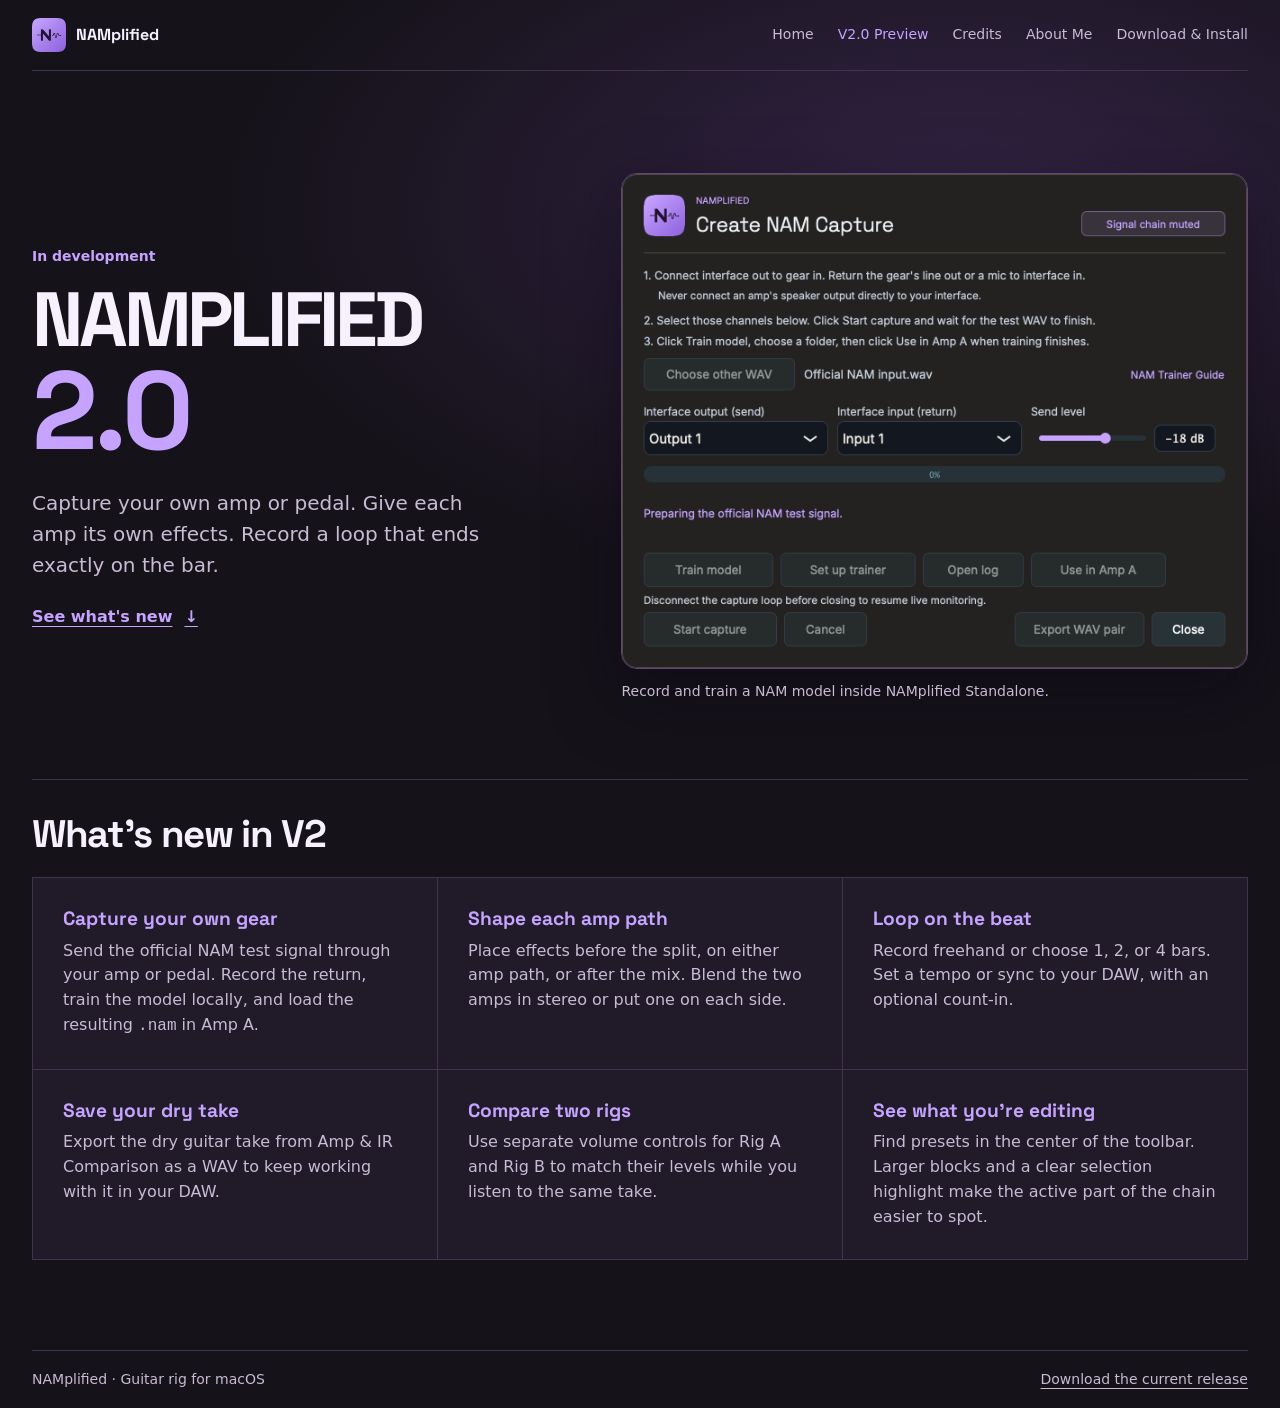
<file: v2.html>
<!doctype html>
<html lang="en">
<head>
<meta charset="utf-8">
<meta name="viewport" content="width=device-width, initial-scale=1">
<meta name="description" content="Preview NAMplified V2 for macOS. Capture your own amp or pedal, route effects through either amp, and record tighter loops.">
<title>NAMplified 2.0 — Preview</title>
<link rel="icon" href="./assets/namplified-v2-icon.png" type="image/png">
<link rel="stylesheet" href="./style.css?v=v2-preview">
<link rel="stylesheet" href="./v2.css">
</head>
<body class="v2">
<header class="wrap">
  <a class="brand" href="./index.html"><img src="./assets/namplified-v2-icon.png" width="34" height="34" alt="">NAMplified</a>
  <nav aria-label="Main navigation">
    <a href="./index.html">Home</a>
    <a href="./v2.html" aria-current="page">V2.0 Preview</a>
    <a href="./credits.html">Credits</a>
    <a href="./about.html">About Me</a>
    <a href="./download.html">Download &amp; Install</a>
  </nav>
</header>
<main>
  <section class="v2-hero wrap" aria-labelledby="v2-title">
    <div>
      <p class="v2-label">In development</p>
      <h1 id="v2-title">NAMPLIFIED <span>2.0</span></h1>
      <p class="v2-lede">Capture your own amp or pedal. Give each amp its own effects. Record a loop that ends exactly on the bar.</p>
      <a class="v2-jump" href="#whats-new">See what's new <span aria-hidden="true">↓</span></a>
    </div>
    <figure class="v2-capture">
      <img src="./assets/namplified-v2-capture.png" width="694" height="548" alt="Create NAM Capture dialog with interface input and output, send level, and model training controls.">
      <figcaption>Record and train a NAM model inside NAMplified Standalone.</figcaption>
    </figure>
  </section>
  <section class="v2-news wrap" id="whats-new" aria-labelledby="v2-news-title">
    <h2 id="v2-news-title">What's new in V2</h2>
    <div class="v2-features">
      <article><h3>Capture your own gear</h3><p>Send the official NAM test signal through your amp or pedal. Record the return, train the model locally, and load the resulting <code>.nam</code> in Amp A.</p></article>
      <article><h3>Shape each amp path</h3><p>Place effects before the split, on either amp path, or after the mix. Blend the two amps in stereo or put one on each side.</p></article>
      <article><h3>Loop on the beat</h3><p>Record freehand or choose 1, 2, or 4 bars. Set a tempo or sync to your DAW, with an optional count-in.</p></article>
      <article><h3>Save your dry take</h3><p>Export the dry guitar take from Amp &amp; IR Comparison as a WAV to keep working with it in your DAW.</p></article>
      <article><h3>Compare two rigs</h3><p>Use separate volume controls for Rig A and Rig B to match their levels while you listen to the same take.</p></article>
      <article><h3>See what you're editing</h3><p>Find presets in the center of the toolbar. Larger blocks and a clear selection highlight make the active part of the chain easier to spot.</p></article>
    </div>
  </section>
</main>
<footer class="wrap"><span>NAMplified · Guitar rig for macOS</span><a href="./download.html">Download the current release</a></footer>
</body>
</html>
</file>
<file: style.css>
@font-face {
  font-family: "Space Grotesk";
  src: url("./assets/SpaceGrotesk.ttf") format("truetype");
  font-weight: 300 700;
  font-display: swap;
}

:root {
  color-scheme: dark;
  --background: #191817;
  --surface: #22201e;
  --text: #f4eee5;
  --muted: #c1b8ac;
  --accent: #78dfc1;
  --line: #48423a;
}

* { box-sizing: border-box; }

body {
  margin: 0;
  background: var(--background);
  color: var(--text);
  font: 16px/1.55 system-ui, sans-serif;
}

body:not(.v2) {
  min-height: 100vh;
  background: radial-gradient(ellipse 65rem 34rem at 75% 13rem, #233b35, transparent 72%), var(--background);
}

a { color: inherit; text-underline-offset: .25em; }
a:focus-visible, summary:focus-visible { outline: 2px solid var(--accent); outline-offset: 4px; }
img { display: block; width: 100%; height: auto; }
.wrap { width: min(1280px, calc(100% - 64px)); margin-inline: auto; }

header, nav, footer, .brand { display: flex; align-items: center; gap: 24px; }
header, footer { justify-content: space-between; flex-wrap: wrap; padding-block: 18px; }
header { border-bottom: 1px solid var(--line); }
nav { flex-wrap: wrap; }
nav a { text-decoration: none; }
nav a:hover { color: var(--accent); }
.brand { gap: 10px; font-weight: 750; text-decoration: none; }
.brand img { width: 34px; }
nav, footer { color: var(--muted); font-size: .875rem; }

.hero {
  display: flex;
  justify-content: space-between;
  align-items: end;
  flex-wrap: wrap;
  gap: 20px 32px;
  padding-block: clamp(32px, 5vw, 72px) 28px;
}

h1, h2, h3 { margin: 0; line-height: 1.12; }
h1 { font-size: clamp(2.7rem, 7.5vw, 6.5rem); letter-spacing: -.055em; }
h2 { font-size: clamp(1.65rem, 3vw, 2.7rem); letter-spacing: -.035em; }
h3 { font-size: 1.15rem; }
h2 small, h3 small { font-size: .75rem; color: var(--accent); font-weight: 600; letter-spacing: 0; }
p, li { color: var(--muted); }
.lede { margin: 10px 0 0; font-size: 1.1rem; }
.button { padding: 10px 15px; border: 1px solid var(--accent); color: var(--accent); text-decoration: none; }
.button:hover { background: var(--accent); color: var(--background); }
.hero-download .button { display: inline-block; }
.hero-download p { margin: 8px 0 0; font-size: .875rem; }
.highlights {
  display: grid;
  grid-template-columns: repeat(3, minmax(0, 1fr));
  gap: 12px;
  list-style: none;
  padding: 0;
  margin-block: 0 20px;
}
.highlights a {
  display: block;
  height: 100%;
  padding: 14px 16px;
  border: 1px solid var(--line);
  border-radius: 4px;
  background: var(--surface);
  text-decoration: none;
}
.highlights a:is(:hover, :focus-visible) { border-color: var(--accent); }
.highlights strong { display: block; color: var(--accent); }
.highlights span { display: block; margin-top: 4px; color: var(--muted); }
.screen { margin-block: 0 clamp(40px, 7vw, 88px); }
.screen, .frame { display: block; border: 1px solid var(--line); border-radius: 4px; overflow: hidden; }
.rig, .release { border-top: 1px solid var(--line); padding-block: clamp(32px, 5vw, 68px); }

.routing { margin-top: 24px; border-top: 1px solid var(--line); }
.routing details { border-bottom: 1px solid var(--line); padding: 0 12px; }
.routing details[open] { background: var(--surface); }
.routing summary { padding: 12px 0; cursor: pointer; font-weight: 700; }
.routing summary::marker { color: var(--accent); }
.routing summary span { color: var(--muted); font-weight: 400; margin-inline-start: 12px; }
.routing a { display: block; margin-bottom: 14px; }

.cab-examples, .builder { display: grid; grid-template-columns: repeat(2, minmax(0, 1fr)); gap: 24px; }
.cab-examples { margin-top: 24px; }
.builder { align-items: center; }
.builder blockquote { margin-inline: 0; padding-inline-start: 14px; border-inline-start: 2px solid var(--accent); color: var(--accent); }
.builder ol { padding-inline-start: 22px; }
.cabinet-intro { display: grid; grid-template-columns: minmax(0, 1fr) auto; gap: 10px 32px; align-items: end; }
.cabinet-intro .lede { max-width: 52ch; }
.cabinet-formats { margin: 0; padding-inline-start: 16px; border-inline-start: 2px solid var(--accent); }
.cabinet-formats strong { color: var(--text); }
.cabinet-preview { margin: clamp(20px, 3vw, 34px) 0 0; }
.cabinet-preview figcaption { margin-top: 10px; color: var(--muted); font-size: .875rem; }
.library .frame { max-width: 850px; }
.formats { display: flex; flex-wrap: wrap; gap: 12px 24px; list-style: none; padding: 0; }
.formats li { color: var(--accent); }
footer { border-top: 1px solid var(--line); }

@media (max-width: 760px) {
  .wrap { width: calc(100% - 32px); }
  .highlights, .cab-examples, .builder, .cabinet-intro { grid-template-columns: 1fr; }
  .cabinet-formats { margin-top: 6px; }
  nav { gap: 12px; }
}

.credits { display: grid; grid-template-columns: repeat(2, minmax(0, 1fr)); gap: 0 24px; margin-block: 24px; }
.credits > div { padding-block: 14px; border-top: 1px solid var(--line); }
.credits dt { font-weight: 700; color: var(--accent); }
.credits dd { margin: 4px 0 0; color: var(--muted); }
@media (max-width: 760px) {
  .credits { grid-template-columns: 1fr; }
}

.brand, h1, h2, h3, .button, .highlights strong {
  font-family: "Space Grotesk", system-ui, sans-serif;
}

.highlights img {
  margin-top: 12px;
  aspect-ratio: 3 / 1;
  object-fit: cover;
  object-position: center top;
  border-radius: 4px;
}

.effects-detail {
  display: grid;
  grid-template-columns: repeat(2, minmax(0, 1fr));
  gap: clamp(24px, 5vw, 64px);
  margin-top: 32px;
}
.effect { min-width: 0; }
.effect-figure { margin: 16px 0 24px; }
.effect-figure figcaption {
  display: flex;
  justify-content: space-between;
  gap: 8px 16px;
  flex-wrap: wrap;
  margin-top: 10px;
  color: var(--muted);
  font-size: .875rem;
}
.effect-figure figcaption strong { color: var(--text); }
.echo-map, .reverb-map {
  min-height: 128px;
  box-sizing: border-box;
  display: grid;
  align-content: center;
  align-items: center;
  gap: 8px;
  padding: 16px 18px;
  border: 1px solid var(--line);
  border-radius: 4px;
  background: var(--surface);
}
.echo-map { grid-template-columns: 2ch repeat(4, minmax(0, 1fr)); }
.reverb-map { grid-template-columns: 6ch minmax(0, 1fr); }
.echo-map span, .reverb-map span { color: var(--muted); font-size: .875rem; }
.echo-map i {
  display: block;
  position: relative;
  height: 35px;
  background: linear-gradient(var(--line), var(--line)) 50% 50% / 100% 1px no-repeat;
}
.echo-map .echo::before {
  position: absolute;
  content: "";
  width: var(--diameter);
  height: var(--diameter);
  inset: 50% auto auto 50%;
  transform: translate(-50%, -50%);
  border-radius: 50%;
  background: var(--accent);
  opacity: var(--strength);
}
.echo-primary { --diameter: 24px; --strength: 1; }
.echo-second { --diameter: 19px; --strength: .78; }
.echo-third { --diameter: 14px; --strength: .59; }
.echo-fourth { --diameter: 10px; --strength: .46; }
.reverb-tail { position: relative; height: 23px; background: linear-gradient(var(--line), var(--line)) 50% 100% / 100% 1px no-repeat; }
.reverb-tail i { position: absolute; left: var(--x); bottom: 0; height: var(--h); width: 2px; background: var(--accent); }
.reverb-tail b {
  position: absolute;
  inset: 0 var(--end) 0 var(--start);
  background: var(--accent);
  opacity: .72;
  clip-path: polygon(0 100%, var(--peak) 8%, calc(var(--peak) + 10%) 26%, calc(var(--peak) + 20%) 50%, 73% 79%, 100% 100%);
}
.reverb-tail:has(i) b { clip-path: polygon(0 100%, 12% 25%, 37% 51%, 70% 79%, 100% 100%); }
.effect-modes { margin: 0; }
.effect-modes > div { padding-block: 14px; border-top: 1px solid var(--line); }
.effect-modes dt { color: var(--text); font-weight: 700; }
.effect-modes dd { margin: 4px 0 0; color: var(--muted); }
.effect-modes small { margin-left: .35em; color: var(--accent); font-weight: 400; }
.effect-caption { margin: 6px 0 28px; font-size: .875rem; }
@media (max-width: 720px) {
  .effects-detail { grid-template-columns: 1fr; }
}
</file>
<file: v2.css>
.v2 {
  --background: #151219;
  --surface: #211b29;
  --text: #f6f0ff;
  --muted: #c7bbd5;
  --accent: #c5a3ff;
  --line: #40334f;
  background: radial-gradient(ellipse 65rem 34rem at 75% 13rem, #322344, transparent 72%), var(--background);
}

.v2 header nav [aria-current] { color: var(--accent); }

.v2-hero {
  display: grid;
  grid-template-columns: minmax(0, .9fr) minmax(0, 1.1fr);
  align-items: center;
  gap: clamp(28px, 6vw, 86px);
  padding-block: clamp(44px, 8vw, 108px) clamp(40px, 6vw, 82px);
}

.v2 h1, .v2 h2, .v2 h3 { font-family: "Space Grotesk", system-ui, sans-serif; }
.v2 h1 { font-size: clamp(2.2rem, 6vw, 6.25rem); line-height: .94; }
.v2 h1 span { display: block; color: var(--accent); font-size: 1.44em; line-height: 1; }
.v2-label { color: var(--accent); margin: 0 0 16px; font-size: .875rem; font-weight: 650; }
.v2-lede { max-width: 36ch; margin: 22px 0 24px; font-size: clamp(1rem, 2vw, 1.25rem); }
.v2-jump { display: inline-flex; gap: 12px; align-items: center; color: var(--accent); font-weight: 650; }
.v2-jump:hover, .v2 footer a:hover { color: var(--text); }

.v2-capture { min-width: 0; margin: 0; }
.v2-capture img {
  border: 1px solid #61467d;
  border-radius: 16px;
  box-shadow: 0 24px 68px #0b071380;
}
.v2-capture figcaption { margin-top: 12px; color: var(--muted); font-size: .875rem; }
.v2-news { border-top: 1px solid var(--line); padding-block: 32px clamp(48px, 7vw, 90px); }
.v2-features { display: grid; grid-template-columns: repeat(3, minmax(0, 1fr)); gap: 1px; margin-top: 22px; background: var(--line); border: 1px solid var(--line); }
.v2-features article { background: var(--surface); padding: clamp(16px, 2.5vw, 30px); }
.v2-features h3 { color: var(--accent); font-size: 1.2rem; }
.v2-features p { margin: 9px 0 0; }

@media (max-width: 880px) {
  .v2-hero { grid-template-columns: 1fr; }
  .v2 h1 span { display: inline; font-size: 1em; }
  .v2-capture { max-width: 694px; }
  .v2-features { grid-template-columns: repeat(2, minmax(0, 1fr)); }
}

@media (max-width: 520px) {
  .v2 h1 span { display: block; }
  .v2-features { grid-template-columns: 1fr; }
}
</file>
